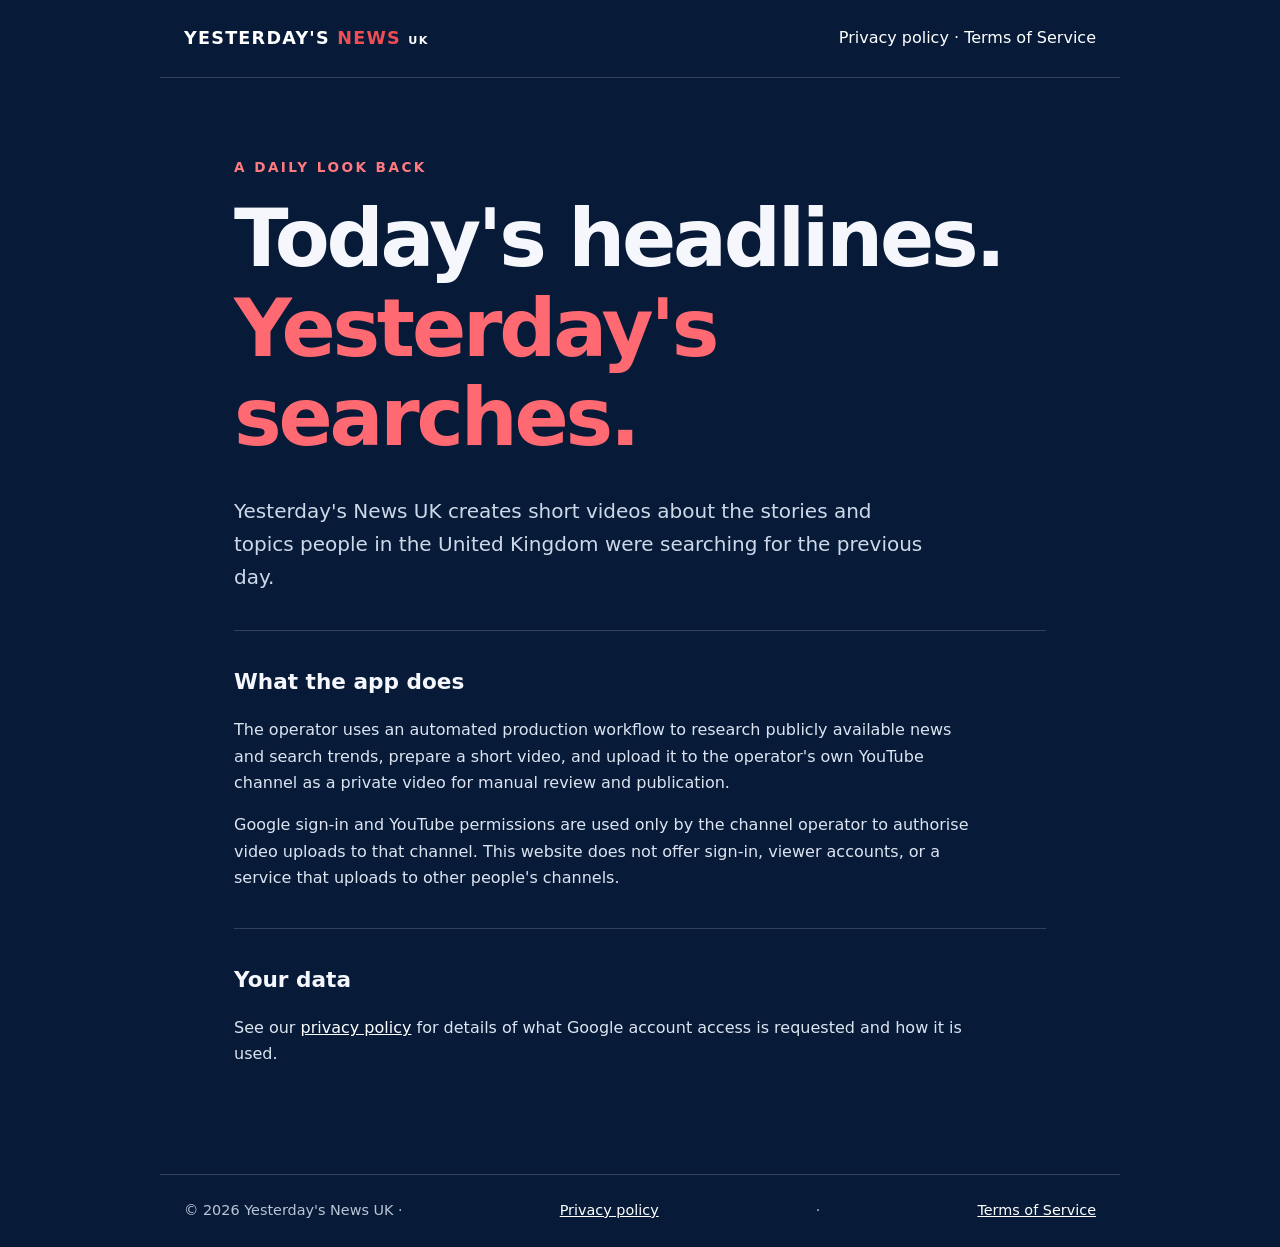
<file: index.html>
<!doctype html><html lang="en-GB"><head><meta charset="utf-8"><meta name="viewport" content="width=device-width,initial-scale=1"><title>Yesterday's News UK</title><meta name="description" content="Yesterday's News UK: a short daily recap of what people in the UK were searching for yesterday."><link rel="stylesheet" href="styles.css"></head><body><header><a href="./" class="brand">YESTERDAY'S <span>NEWS</span> <small>UK</small></a><nav><a href="privacy.html">Privacy policy</a> · <a href="terms.html">Terms of Service</a></nav></header><main><p class="eyebrow">A daily look back</p><h1>Today's headlines.<br><em>Yesterday's searches.</em></h1><p class="lead">Yesterday's News UK creates short videos about the stories and topics people in the United Kingdom were searching for the previous day.</p><section><h2>What the app does</h2><p>The operator uses an automated production workflow to research publicly available news and search trends, prepare a short video, and upload it to the operator's own YouTube channel as a private video for manual review and publication.</p><p>Google sign-in and YouTube permissions are used only by the channel operator to authorise video uploads to that channel. This website does not offer sign-in, viewer accounts, or a service that uploads to other people's channels.</p></section><section><h2>Your data</h2><p>See our <a href="privacy.html">privacy policy</a> for details of what Google account access is requested and how it is used.</p></section></main><footer>© 2026 Yesterday's News UK · <a href="privacy.html">Privacy policy</a> · <a href="terms.html">Terms of Service</a></footer></body></html>
</file>
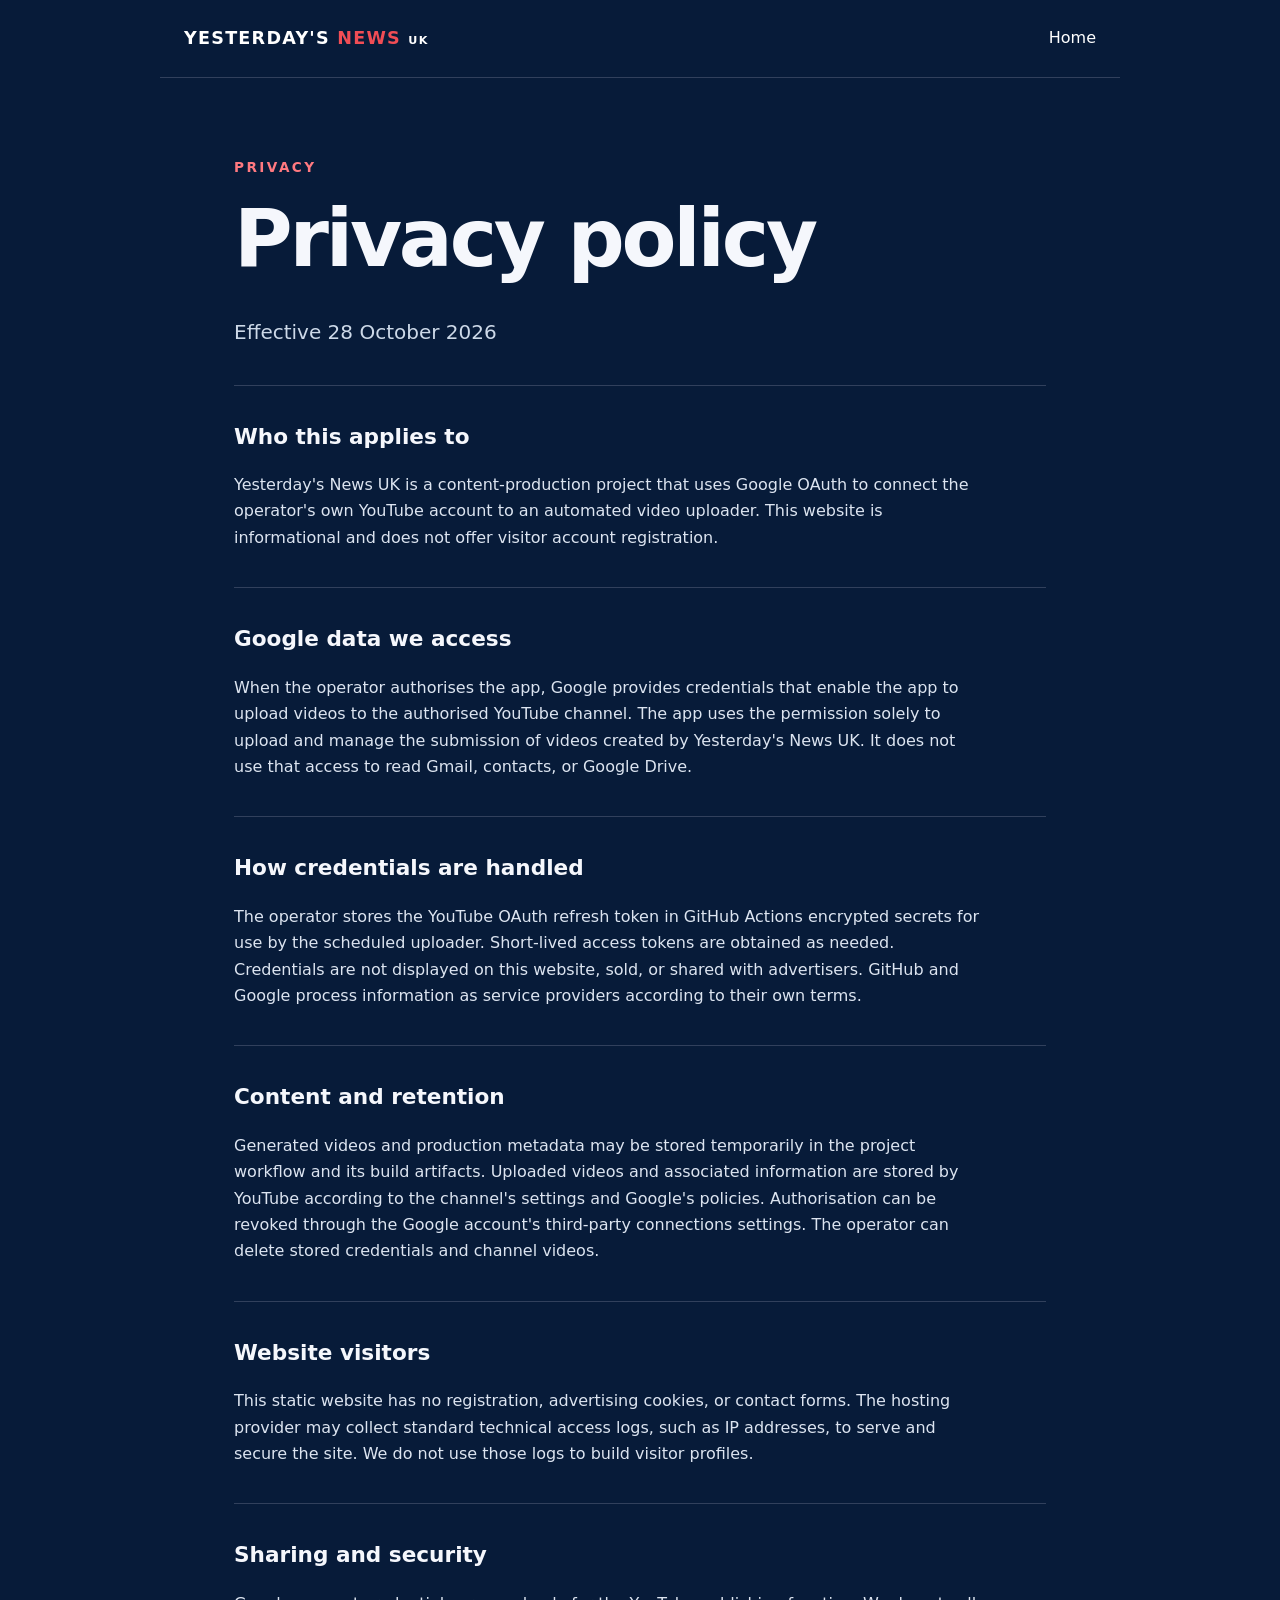
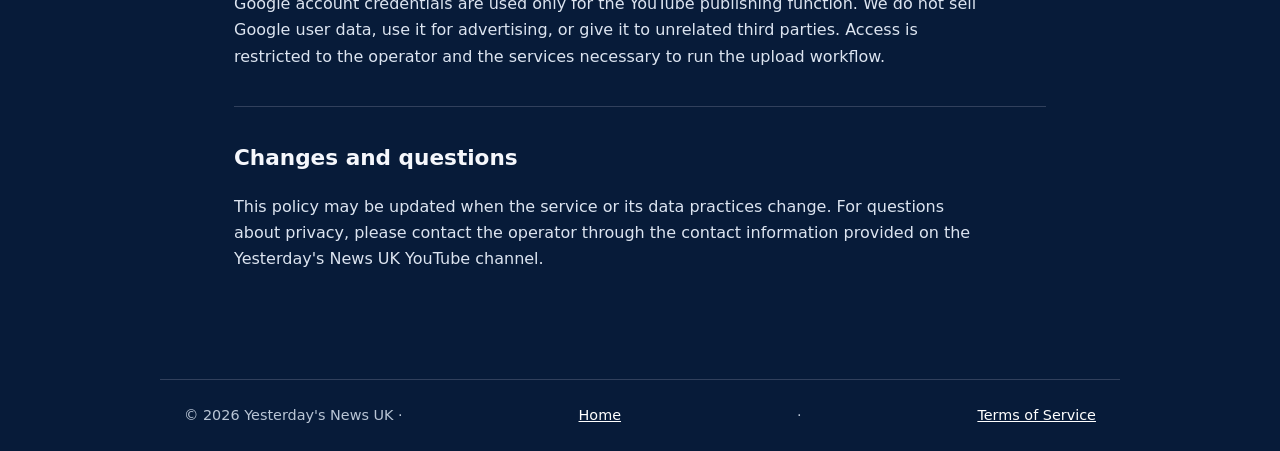
<file: privacy.html>
<!doctype html><html lang="en-GB"><head><meta charset="utf-8"><meta name="viewport" content="width=device-width,initial-scale=1"><title>Privacy Policy | Yesterday's News UK</title><link rel="stylesheet" href="styles.css"></head><body><header><a href="./" class="brand">YESTERDAY'S <span>NEWS</span> <small>UK</small></a><nav><a href="./">Home</a></nav></header><main><p class="eyebrow">Privacy</p><h1>Privacy policy</h1><p class="lead">Effective 28 October 2026</p><section><h2>Who this applies to</h2><p>Yesterday's News UK is a content-production project that uses Google OAuth to connect the operator's own YouTube account to an automated video uploader. This website is informational and does not offer visitor account registration.</p></section><section><h2>Google data we access</h2><p>When the operator authorises the app, Google provides credentials that enable the app to upload videos to the authorised YouTube channel. The app uses the permission solely to upload and manage the submission of videos created by Yesterday's News UK. It does not use that access to read Gmail, contacts, or Google Drive.</p></section><section><h2>How credentials are handled</h2><p>The operator stores the YouTube OAuth refresh token in GitHub Actions encrypted secrets for use by the scheduled uploader. Short-lived access tokens are obtained as needed. Credentials are not displayed on this website, sold, or shared with advertisers. GitHub and Google process information as service providers according to their own terms.</p></section><section><h2>Content and retention</h2><p>Generated videos and production metadata may be stored temporarily in the project workflow and its build artifacts. Uploaded videos and associated information are stored by YouTube according to the channel's settings and Google's policies. Authorisation can be revoked through the Google account's third-party connections settings. The operator can delete stored credentials and channel videos.</p></section><section><h2>Website visitors</h2><p>This static website has no registration, advertising cookies, or contact forms. The hosting provider may collect standard technical access logs, such as IP addresses, to serve and secure the site. We do not use those logs to build visitor profiles.</p></section><section><h2>Sharing and security</h2><p>Google account credentials are used only for the YouTube publishing function. We do not sell Google user data, use it for advertising, or give it to unrelated third parties. Access is restricted to the operator and the services necessary to run the upload workflow.</p></section><section><h2>Changes and questions</h2><p>This policy may be updated when the service or its data practices change. For questions about privacy, please contact the operator through the contact information provided on the Yesterday's News UK YouTube channel.</p></section></main><footer>© 2026 Yesterday's News UK · <a href="./">Home</a> · <a href="terms.html">Terms of Service</a></footer></body></html>
</file>
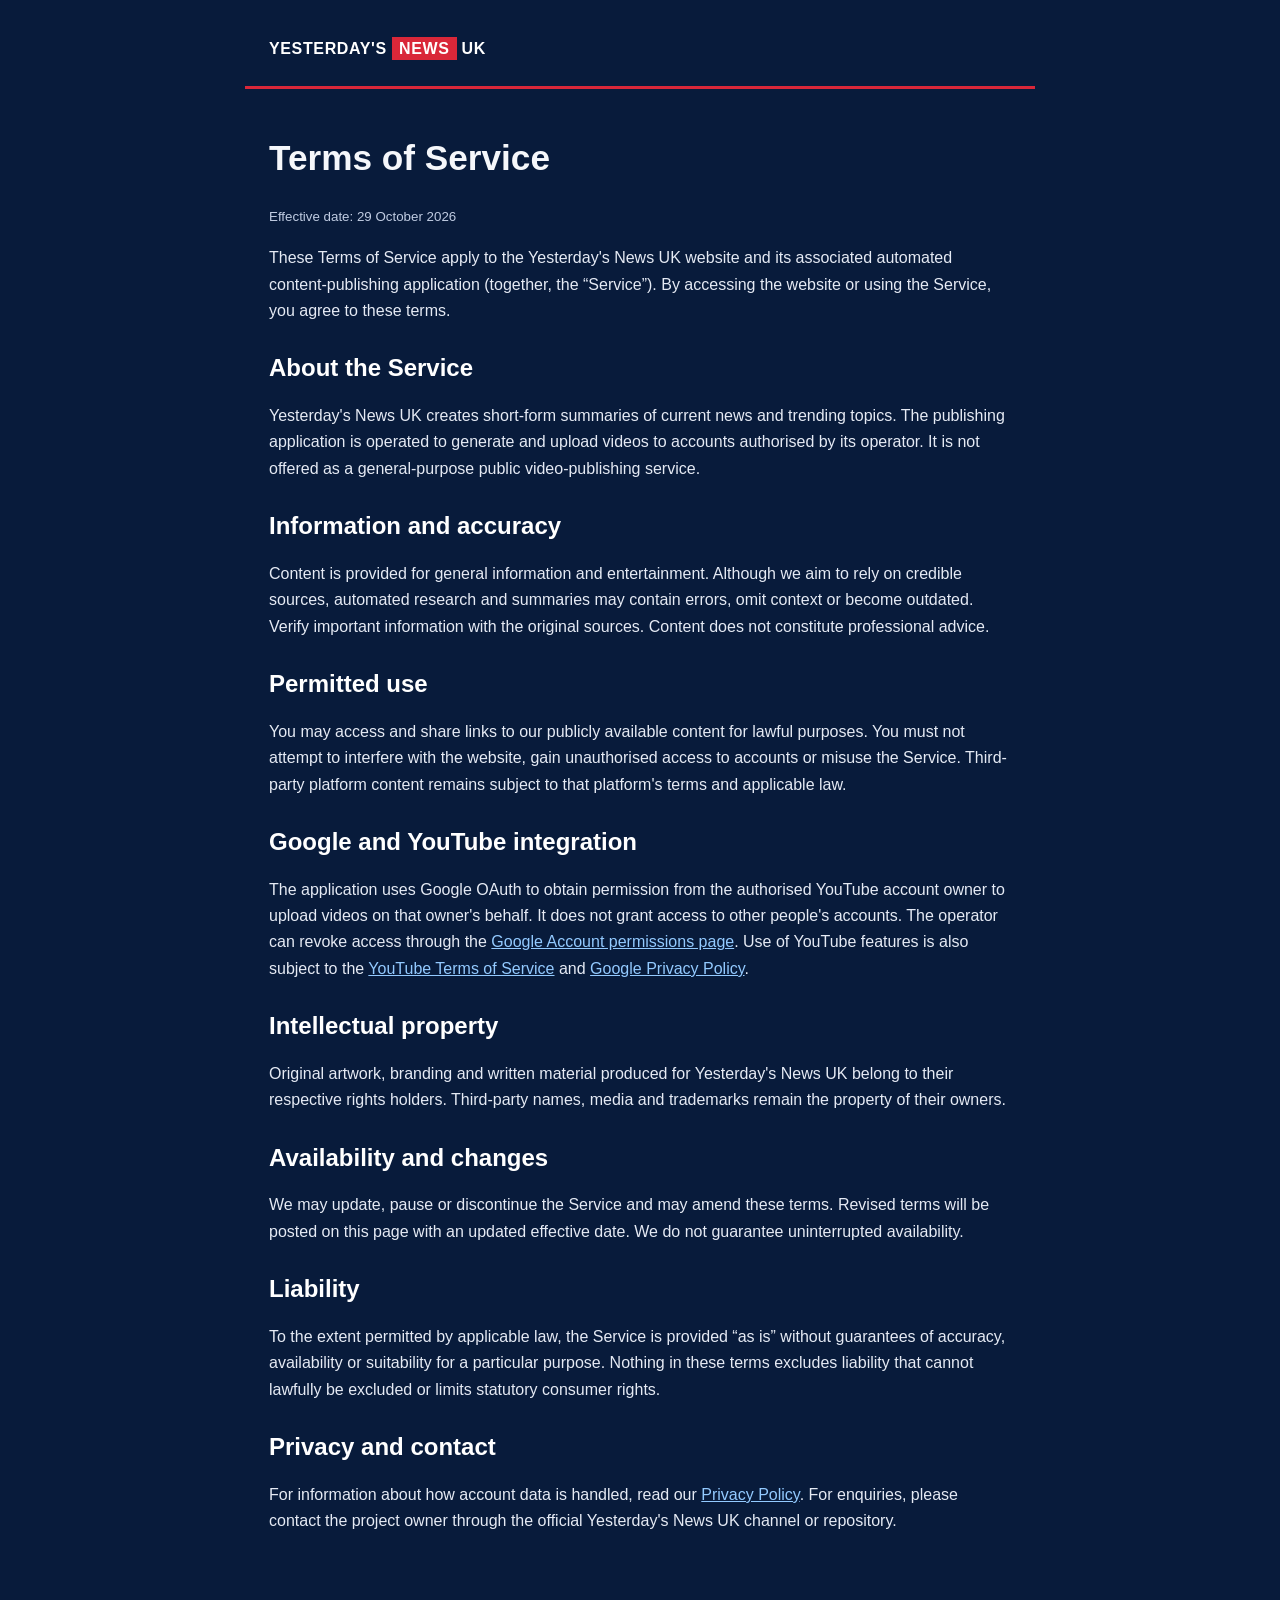
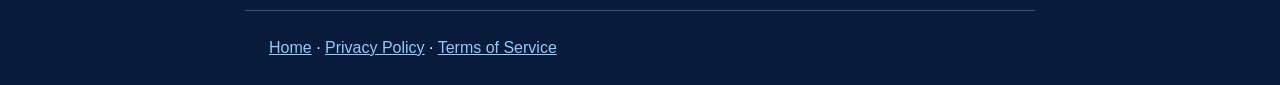
<file: terms.html>
<!doctype html>
<html lang="en">
<head>
<meta charset="utf-8"><meta name="viewport" content="width=device-width,initial-scale=1">
<title>Terms of Service | Yesterday's News UK</title>
<meta name="description" content="Terms of Service for the Yesterday's News UK website and YouTube publishing application.">
<style>
:root{color-scheme:dark}*{box-sizing:border-box}body{margin:0;background:#081b3b;color:#f5f7fb;font-family:Arial,Helvetica,sans-serif;line-height:1.65}header,main,footer{max-width:790px;margin:auto;padding:24px}header{padding-top:36px;border-bottom:3px solid #d92739}a{color:#93caff}h1,h2{line-height:1.2}h1{font-size:2.2rem}h2{margin-top:30px;color:#fff}p,li{color:#e5eaf4}small{color:#c0cce2}footer{border-top:1px solid #375078;margin-top:35px}.brand{font-weight:800;letter-spacing:.04em}.brand span{background:#d92739;padding:3px 7px}
</style>
</head>
<body>
<header><a class="brand" href="./" style="color:white;text-decoration:none">YESTERDAY'S <span>NEWS</span> UK</a></header>
<main>
<h1>Terms of Service</h1>
<p><small>Effective date: 29 October 2026</small></p>
<p>These Terms of Service apply to the Yesterday's News UK website and its associated automated content-publishing application (together, the “Service”). By accessing the website or using the Service, you agree to these terms.</p>
<h2>About the Service</h2>
<p>Yesterday's News UK creates short-form summaries of current news and trending topics. The publishing application is operated to generate and upload videos to accounts authorised by its operator. It is not offered as a general-purpose public video-publishing service.</p>
<h2>Information and accuracy</h2>
<p>Content is provided for general information and entertainment. Although we aim to rely on credible sources, automated research and summaries may contain errors, omit context or become outdated. Verify important information with the original sources. Content does not constitute professional advice.</p>
<h2>Permitted use</h2>
<p>You may access and share links to our publicly available content for lawful purposes. You must not attempt to interfere with the website, gain unauthorised access to accounts or misuse the Service. Third-party platform content remains subject to that platform's terms and applicable law.</p>
<h2>Google and YouTube integration</h2>
<p>The application uses Google OAuth to obtain permission from the authorised YouTube account owner to upload videos on that owner's behalf. It does not grant access to other people's accounts. The operator can revoke access through the <a href="https://myaccount.google.com/permissions">Google Account permissions page</a>. Use of YouTube features is also subject to the <a href="https://www.youtube.com/t/terms">YouTube Terms of Service</a> and <a href="https://policies.google.com/privacy">Google Privacy Policy</a>.</p>
<h2>Intellectual property</h2>
<p>Original artwork, branding and written material produced for Yesterday's News UK belong to their respective rights holders. Third-party names, media and trademarks remain the property of their owners.</p>
<h2>Availability and changes</h2>
<p>We may update, pause or discontinue the Service and may amend these terms. Revised terms will be posted on this page with an updated effective date. We do not guarantee uninterrupted availability.</p>
<h2>Liability</h2>
<p>To the extent permitted by applicable law, the Service is provided “as is” without guarantees of accuracy, availability or suitability for a particular purpose. Nothing in these terms excludes liability that cannot lawfully be excluded or limits statutory consumer rights.</p>
<h2>Privacy and contact</h2>
<p>For information about how account data is handled, read our <a href="./privacy.html">Privacy Policy</a>. For enquiries, please contact the project owner through the official Yesterday's News UK channel or repository.</p>
</main>
<footer><a href="./">Home</a> · <a href="./privacy.html">Privacy Policy</a> · <a href="./terms.html">Terms of Service</a></footer>
</body>
</html>
</file>
<file: styles.css>
:root{color-scheme:dark;font-family:Inter,system-ui,-apple-system,Segoe UI,sans-serif}*{box-sizing:border-box}body{margin:0;background:#071b39;color:#f5f7fc;line-height:1.65}header,footer{max-width:960px;margin:auto;padding:24px;display:flex;justify-content:space-between;align-items:center;gap:24px}header{border-bottom:1px solid #31405c}footer{border-top:1px solid #31405c;color:#b9c5d5;font-size:.9rem;flex-wrap:wrap}a{color:#fff}header a{text-decoration:none}.brand{font-size:1.1rem;letter-spacing:.07em;font-weight:900}.brand span{color:#f04d55}.brand small{font-size:.7rem}main{max-width:860px;margin:0 auto;padding:64px 24px 90px}.eyebrow{text-transform:uppercase;letter-spacing:.18em;font-weight:800;color:#ff7980;font-size:.85rem}h1{font-size:clamp(2.4rem,7vw,5rem);line-height:1.12;letter-spacing:-.04em;margin:.2em 0 .4em}h1 em{font-style:normal;color:#ff6972}.lead{font-size:1.25rem;color:#cdd9e8;max-width:700px}section{border-top:1px solid #31405c;margin-top:36px;padding-top:15px}h2{font-size:1.35rem}p{max-width:750px;color:#dce4f0}@media(max-width:600px){header{align-items:flex-start;flex-direction:column;gap:8px}main{padding-top:42px}}
</file>
